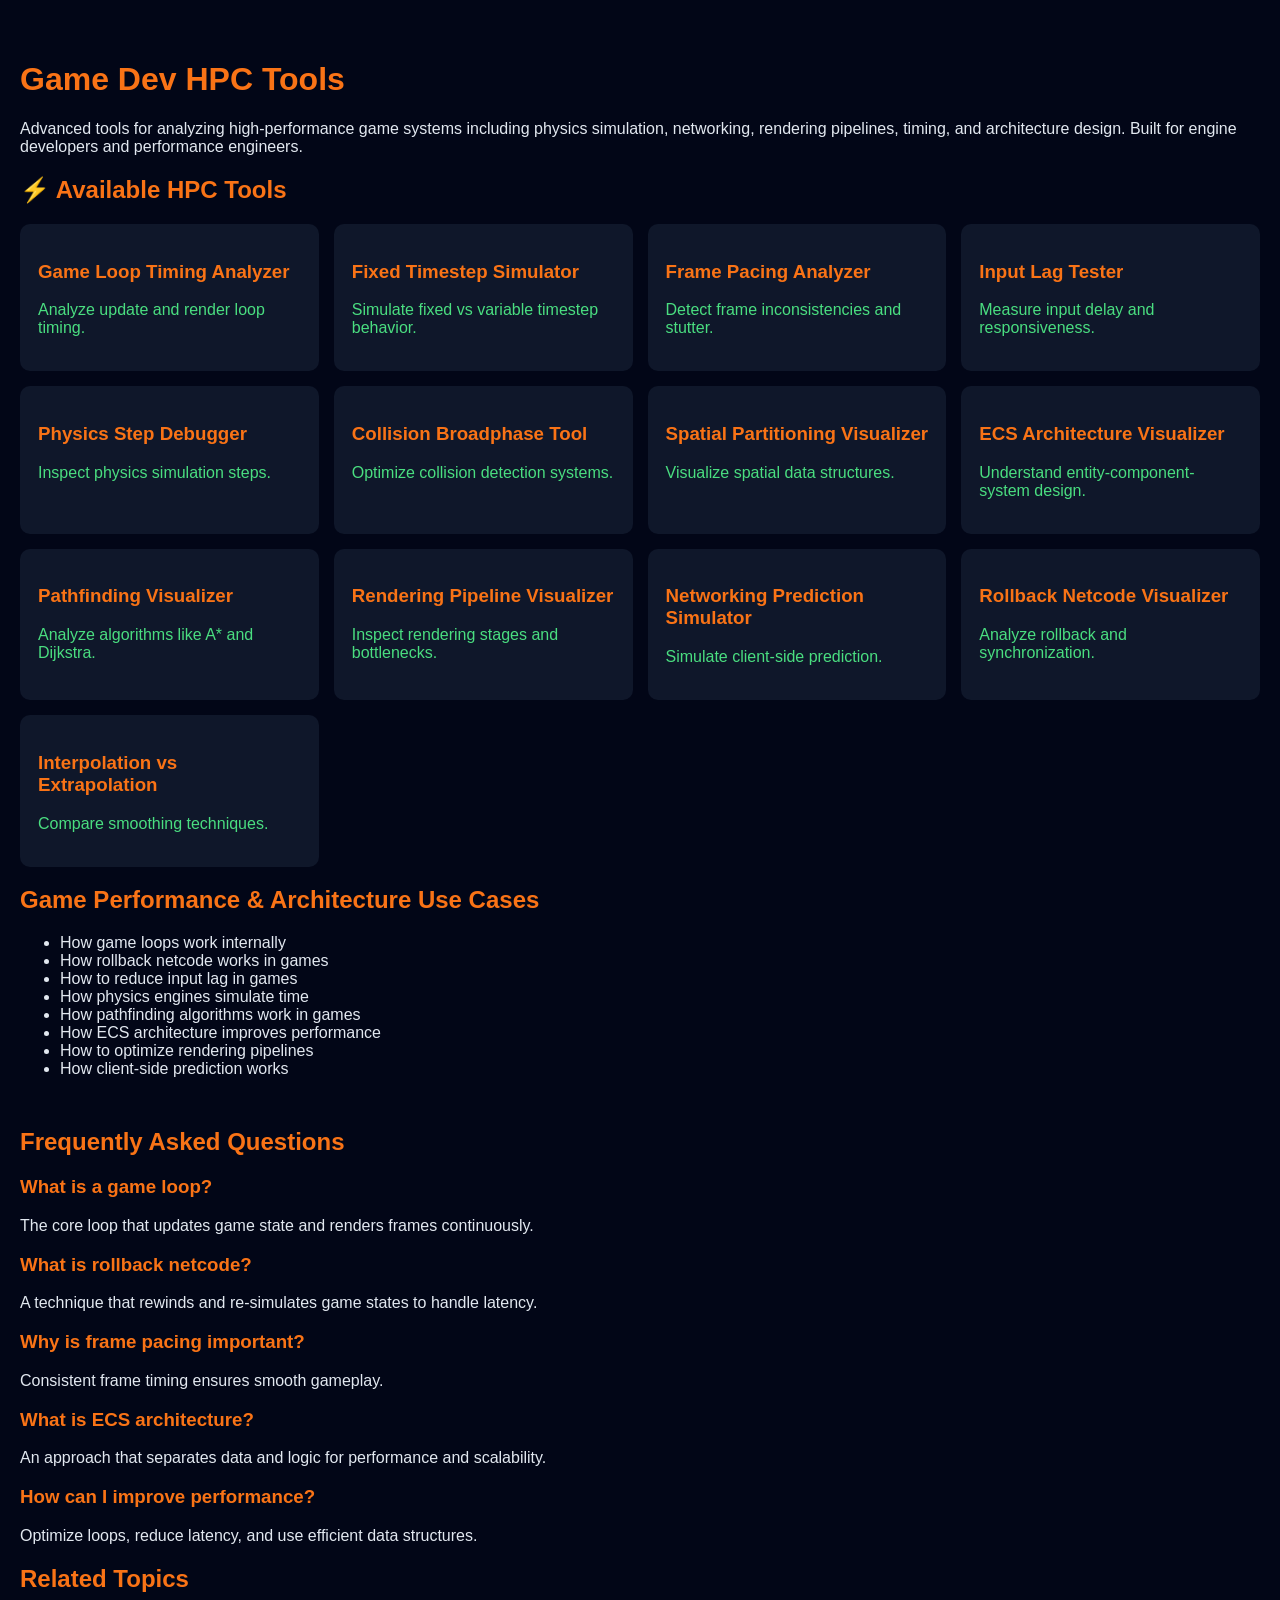
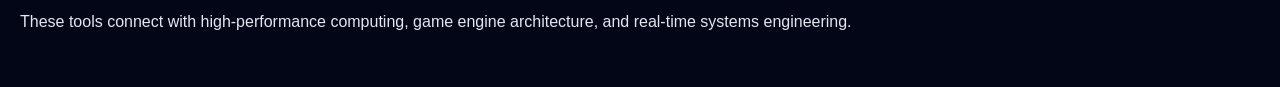
<file: index.html>
<!DOCTYPE html>
<html lang="en">
<head>
<meta charset="UTF-8">
<meta name="viewport" content="width=device-width, initial-scale=1.0">

<title>Game Dev HPC Tools – Physics, Netcode, Game Loop & Performance Analysis</title>

<meta name="description" content="Advanced game development tools for analyzing game loops, physics engines, networking prediction, rollback netcode, pathfinding, and high-performance systems.">

<meta name="keywords" content="
game dev tools,
game loop analyzer,
rollback netcode visualizer,
ecs architecture visualizer,
physics engine debugger,
frame pacing analyzer,
input lag tester,
pathfinding visualizer,
spatial partitioning tools
">

<meta name="google-site-verification" content="PkLa_ViOo6FAHpvh8SacceMb95o9tePRdrqLNBz9X1M" />

<link rel="canonical" href="https://yourdomain.com/game-dev-hpc-tools/">

<style>
body {
    font-family: Arial, sans-serif;
    background: #020617;
    color: #e2e8f0;
    margin: 0;
}

.container {
    max-width: 1300px;
    margin: auto;
    padding: 40px 20px;
}

h1, h2, h3 {
    color: #f97316;
}

a {
    color: #4ade80;
    text-decoration: none;
}

.tool-grid {
    display: grid;
    grid-template-columns: repeat(auto-fit, minmax(250px, 1fr));
    gap: 15px;
    margin-top: 20px;
}

.card {
    background: #0f172a;
    padding: 18px;
    border-radius: 10px;
    transition: 0.2s;
}

.card:hover {
    background: #1e293b;
}

.faq {
    margin-top: 50px;
}
</style>
</head>

<body>

<div class="container">

<h1>Game Dev HPC Tools</h1>

<p>
Advanced tools for analyzing high-performance game systems including physics simulation,
networking, rendering pipelines, timing, and architecture design.
Built for engine developers and performance engineers.
</p>

<h2>⚡ Available HPC Tools</h2>

<div class="tool-grid">

<a href="./game-loop-timing-analyzer/" class="card">
<h3>Game Loop Timing Analyzer</h3>
<p>Analyze update and render loop timing.</p>
</a>

<a href="./fixed-timestep-simulator/" class="card">
<h3>Fixed Timestep Simulator</h3>
<p>Simulate fixed vs variable timestep behavior.</p>
</a>

<a href="./frame-pacing-analyzer/" class="card">
<h3>Frame Pacing Analyzer</h3>
<p>Detect frame inconsistencies and stutter.</p>
</a>

<a href="./input-lag-tester/" class="card">
<h3>Input Lag Tester</h3>
<p>Measure input delay and responsiveness.</p>
</a>

<a href="./physics-engine-step-debugger/" class="card">
<h3>Physics Step Debugger</h3>
<p>Inspect physics simulation steps.</p>
</a>

<a href="./collision-detection-broadphase-tool/" class="card">
<h3>Collision Broadphase Tool</h3>
<p>Optimize collision detection systems.</p>
</a>

<a href="./spatial-partitioning-visualizer/" class="card">
<h3>Spatial Partitioning Visualizer</h3>
<p>Visualize spatial data structures.</p>
</a>

<a href="./ecs-architecture-visualizer/" class="card">
<h3>ECS Architecture Visualizer</h3>
<p>Understand entity-component-system design.</p>
</a>

<a href="./pathfinding-algorithm-visualizer/" class="card">
<h3>Pathfinding Visualizer</h3>
<p>Analyze algorithms like A* and Dijkstra.</p>
</a>

<a href="./rendering-pipeline-visualizer/" class="card">
<h3>Rendering Pipeline Visualizer</h3>
<p>Inspect rendering stages and bottlenecks.</p>
</a>

<a href="./networking-prediction-simulator/" class="card">
<h3>Networking Prediction Simulator</h3>
<p>Simulate client-side prediction.</p>
</a>

<a href="./rollback-netcode-visualizer/" class="card">
<h3>Rollback Netcode Visualizer</h3>
<p>Analyze rollback and synchronization.</p>
</a>

<a href="./interpolation-vs-extrapolation-tool/" class="card">
<h3>Interpolation vs Extrapolation</h3>
<p>Compare smoothing techniques.</p>
</a>

</div>

<!-- LONG TAIL -->

<h2>Game Performance & Architecture Use Cases</h2>

<ul>
<li>How game loops work internally</li>
<li>How rollback netcode works in games</li>
<li>How to reduce input lag in games</li>
<li>How physics engines simulate time</li>
<li>How pathfinding algorithms work in games</li>
<li>How ECS architecture improves performance</li>
<li>How to optimize rendering pipelines</li>
<li>How client-side prediction works</li>
</ul>

<!-- FAQ -->

<div class="faq">

<h2>Frequently Asked Questions</h2>

<h3>What is a game loop?</h3>
<p>
The core loop that updates game state and renders frames continuously.
</p>

<h3>What is rollback netcode?</h3>
<p>
A technique that rewinds and re-simulates game states to handle latency.
</p>

<h3>Why is frame pacing important?</h3>
<p>
Consistent frame timing ensures smooth gameplay.
</p>

<h3>What is ECS architecture?</h3>
<p>
An approach that separates data and logic for performance and scalability.
</p>

<h3>How can I improve performance?</h3>
<p>
Optimize loops, reduce latency, and use efficient data structures.
</p>

</div>

<!-- INTERNAL BOOST -->

<h2>Related Topics</h2>

<p>
These tools connect with high-performance computing, game engine architecture,
and real-time systems engineering.
</p>

</div>

</body>
</html>
</file>
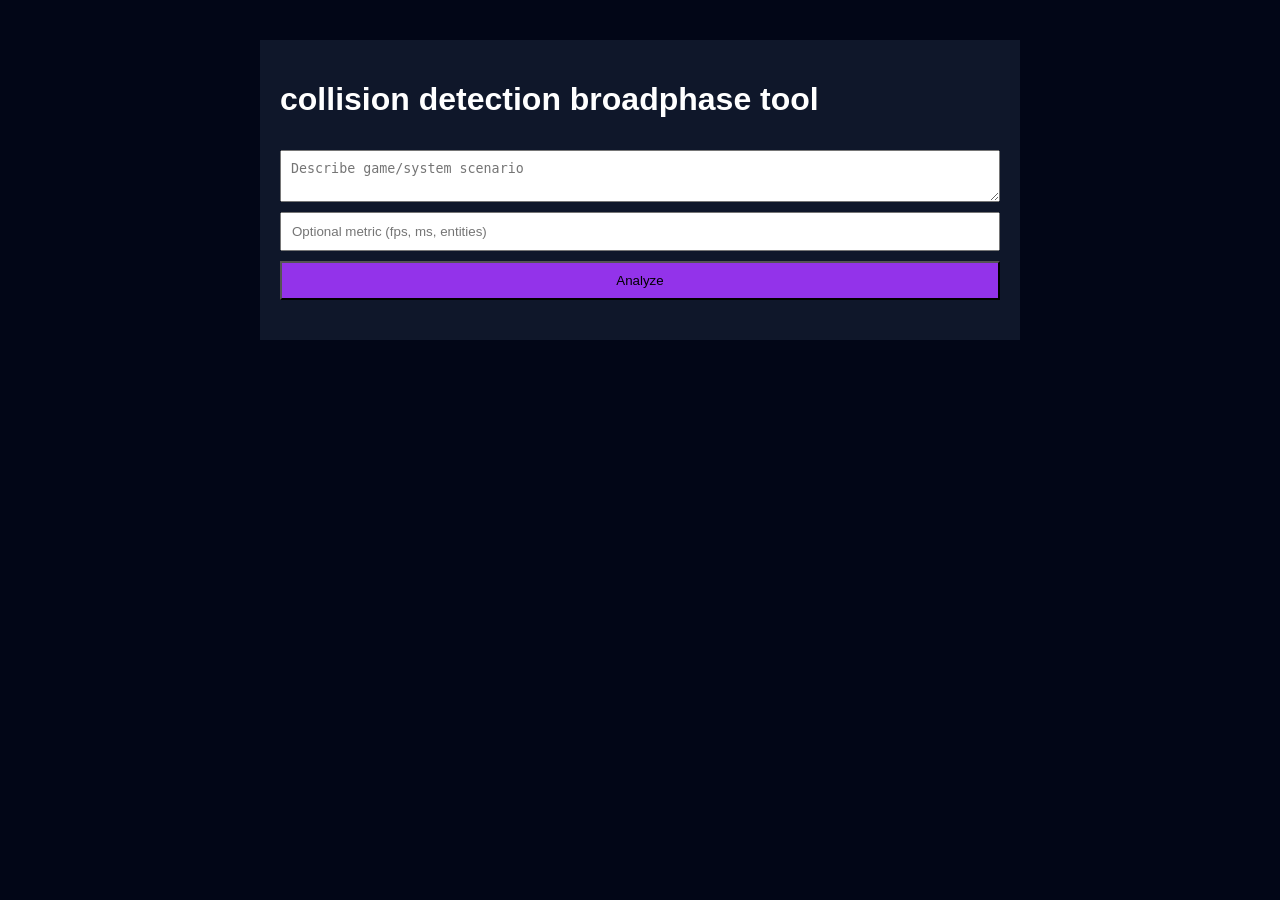
<file: collision-detection-broadphase-tool/index.html>
<html><head><meta charset='UTF-8'><title>collision detection broadphase tool</title>
<link rel='stylesheet' href='styles.css'></head>
<body><div class='container'>
<h1>collision detection broadphase tool</h1>
<textarea id='input' placeholder='Describe game/system scenario'></textarea>
<input id='value' placeholder='Optional metric (fps, ms, entities)'>
<button onclick='run()'>Analyze</button>
<div id='res' class='result'></div>
</div><script src='script.js'></script></body></html>
</file>
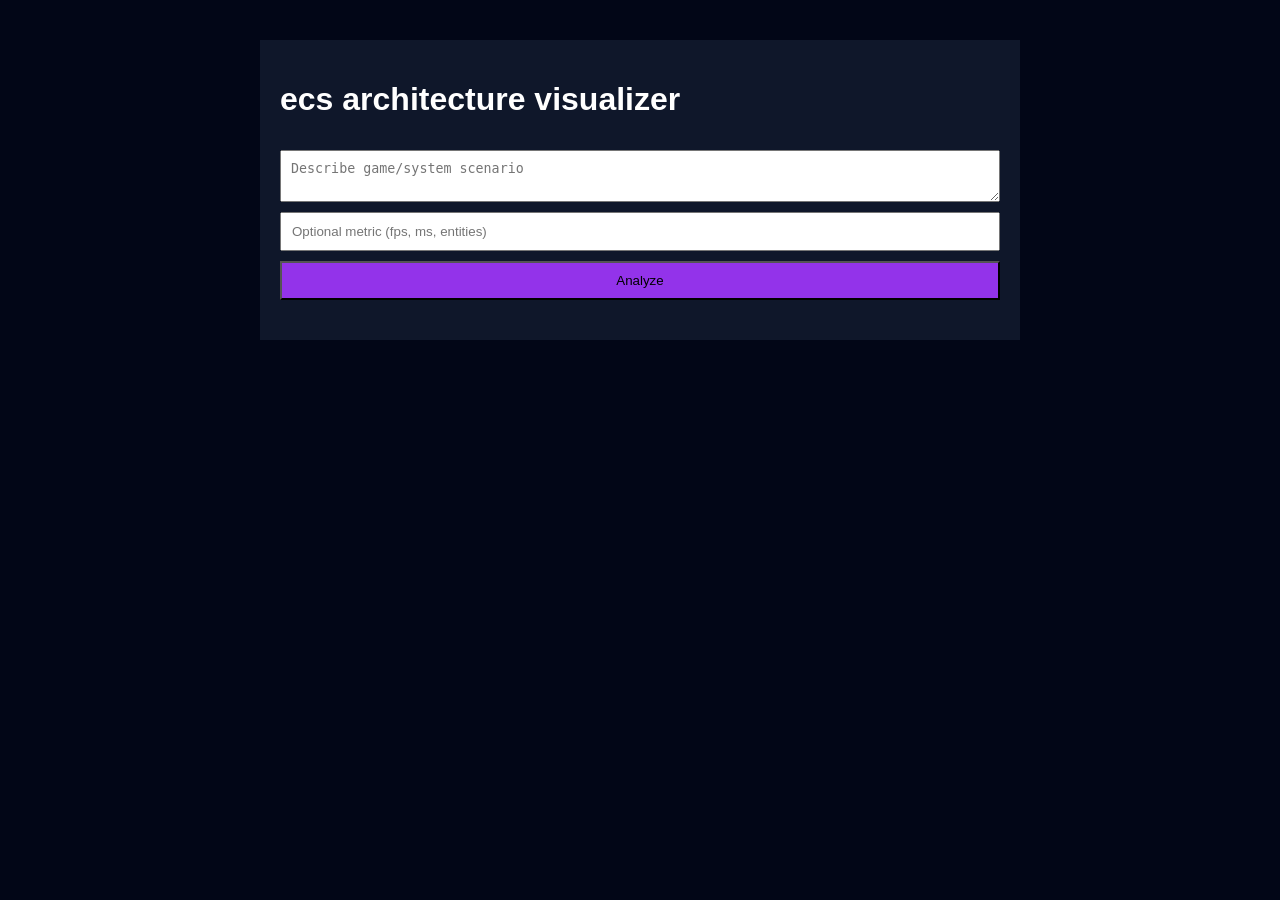
<file: ecs-architecture-visualizer/index.html>
<html><head><meta charset='UTF-8'><title>ecs architecture visualizer</title>
<link rel='stylesheet' href='styles.css'></head>
<body><div class='container'>
<h1>ecs architecture visualizer</h1>
<textarea id='input' placeholder='Describe game/system scenario'></textarea>
<input id='value' placeholder='Optional metric (fps, ms, entities)'>
<button onclick='run()'>Analyze</button>
<div id='res' class='result'></div>
</div><script src='script.js'></script></body></html>
</file>
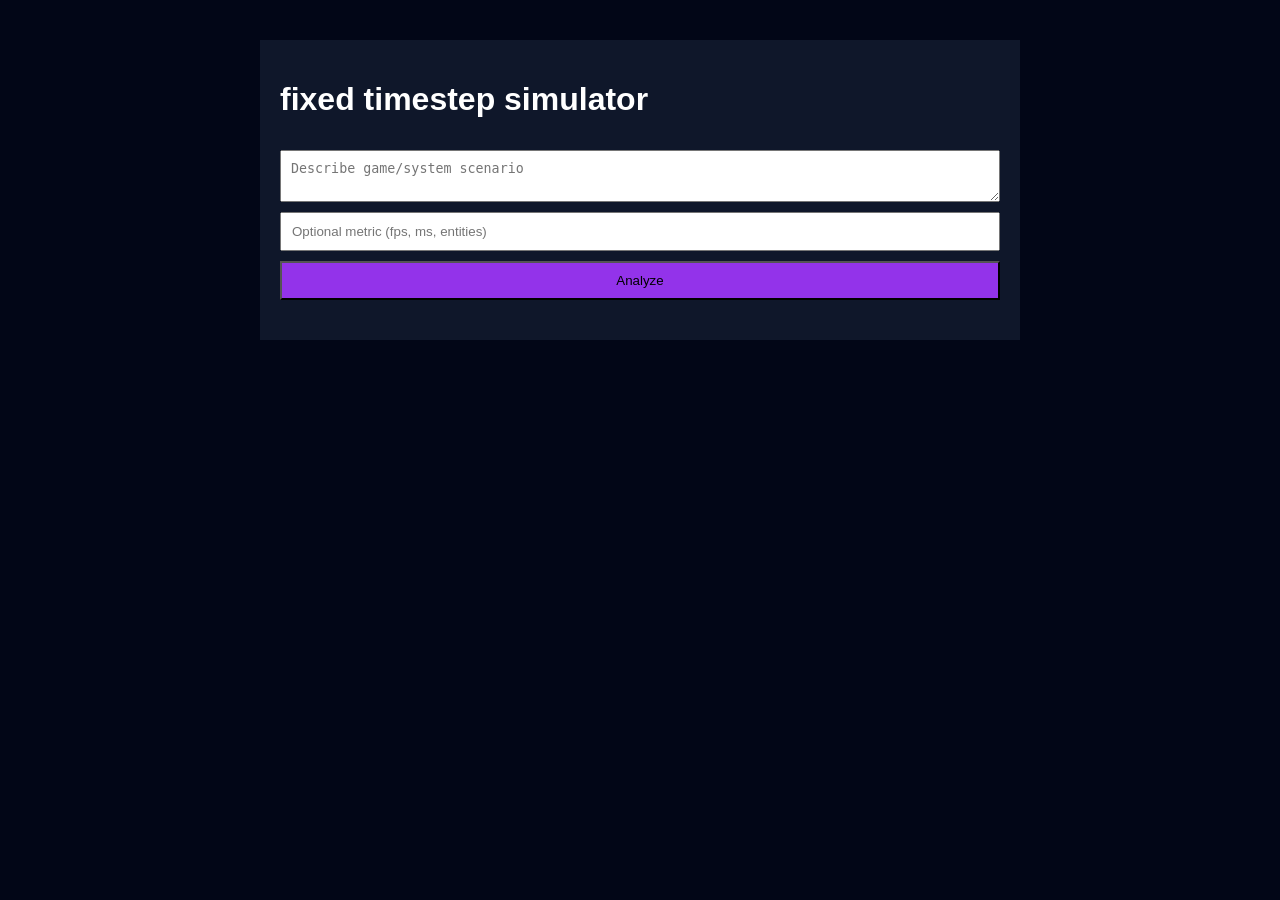
<file: fixed-timestep-simulator/index.html>
<html><head><meta charset='UTF-8'><title>fixed timestep simulator</title>
<link rel='stylesheet' href='styles.css'></head>
<body><div class='container'>
<h1>fixed timestep simulator</h1>
<textarea id='input' placeholder='Describe game/system scenario'></textarea>
<input id='value' placeholder='Optional metric (fps, ms, entities)'>
<button onclick='run()'>Analyze</button>
<div id='res' class='result'></div>
</div><script src='script.js'></script></body></html>
</file>
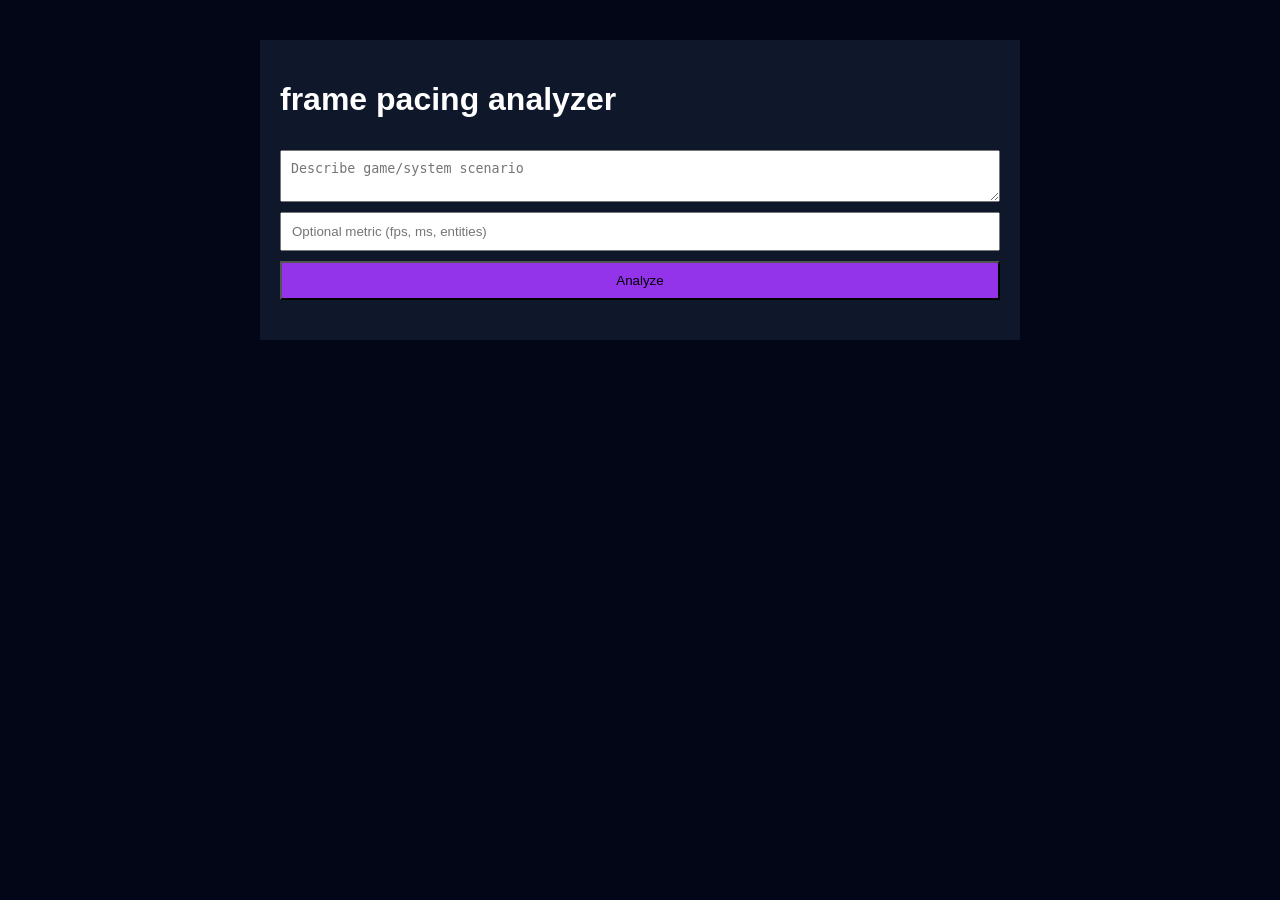
<file: frame-pacing-analyzer/index.html>
<html><head><meta charset='UTF-8'><title>frame pacing analyzer</title>
<link rel='stylesheet' href='styles.css'></head>
<body><div class='container'>
<h1>frame pacing analyzer</h1>
<textarea id='input' placeholder='Describe game/system scenario'></textarea>
<input id='value' placeholder='Optional metric (fps, ms, entities)'>
<button onclick='run()'>Analyze</button>
<div id='res' class='result'></div>
</div><script src='script.js'></script></body></html>
</file>
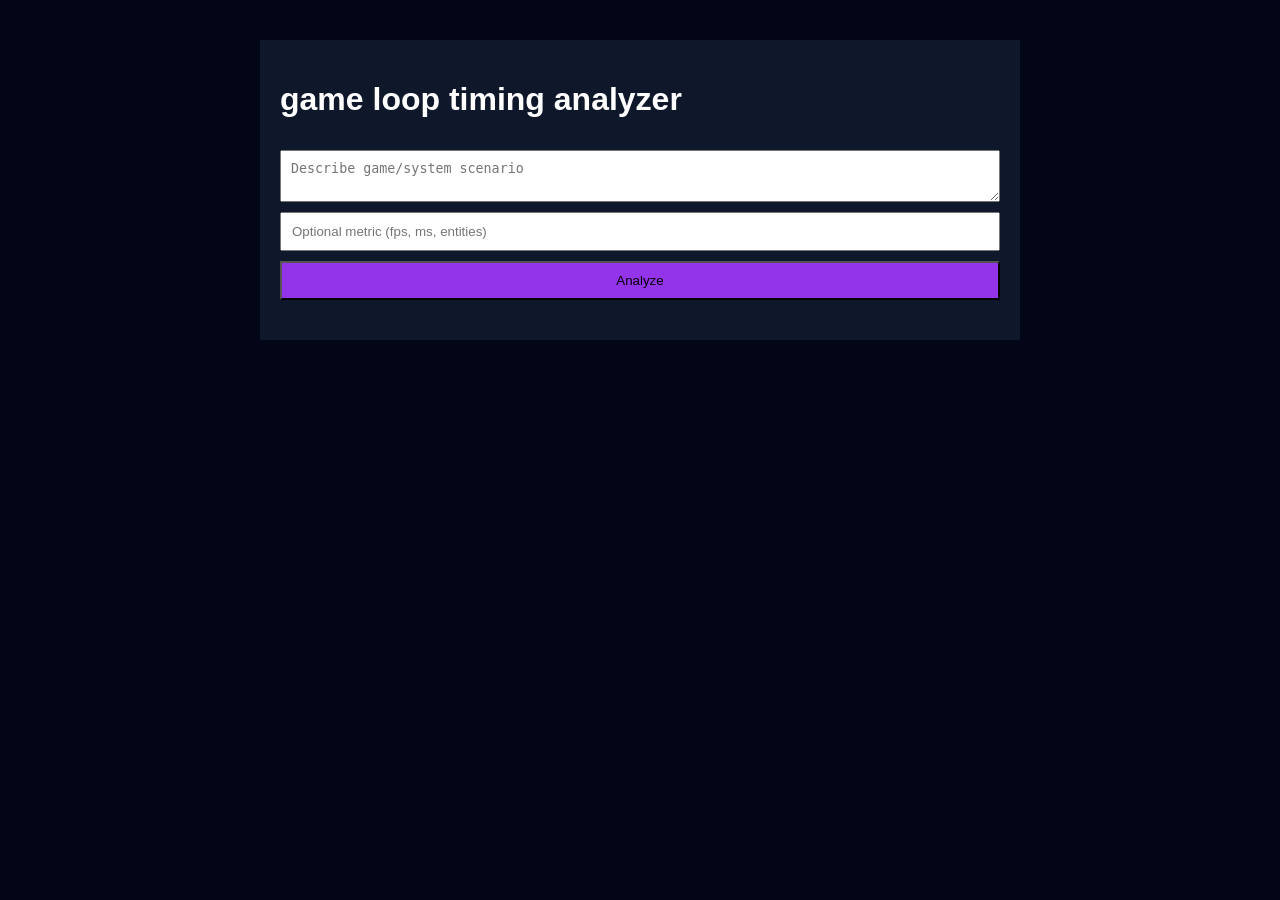
<file: game-loop-timing-analyzer/index.html>
<html><head><meta charset='UTF-8'><title>game loop timing analyzer</title>
<link rel='stylesheet' href='styles.css'></head>
<body><div class='container'>
<h1>game loop timing analyzer</h1>
<textarea id='input' placeholder='Describe game/system scenario'></textarea>
<input id='value' placeholder='Optional metric (fps, ms, entities)'>
<button onclick='run()'>Analyze</button>
<div id='res' class='result'></div>
</div><script src='script.js'></script></body></html>
</file>
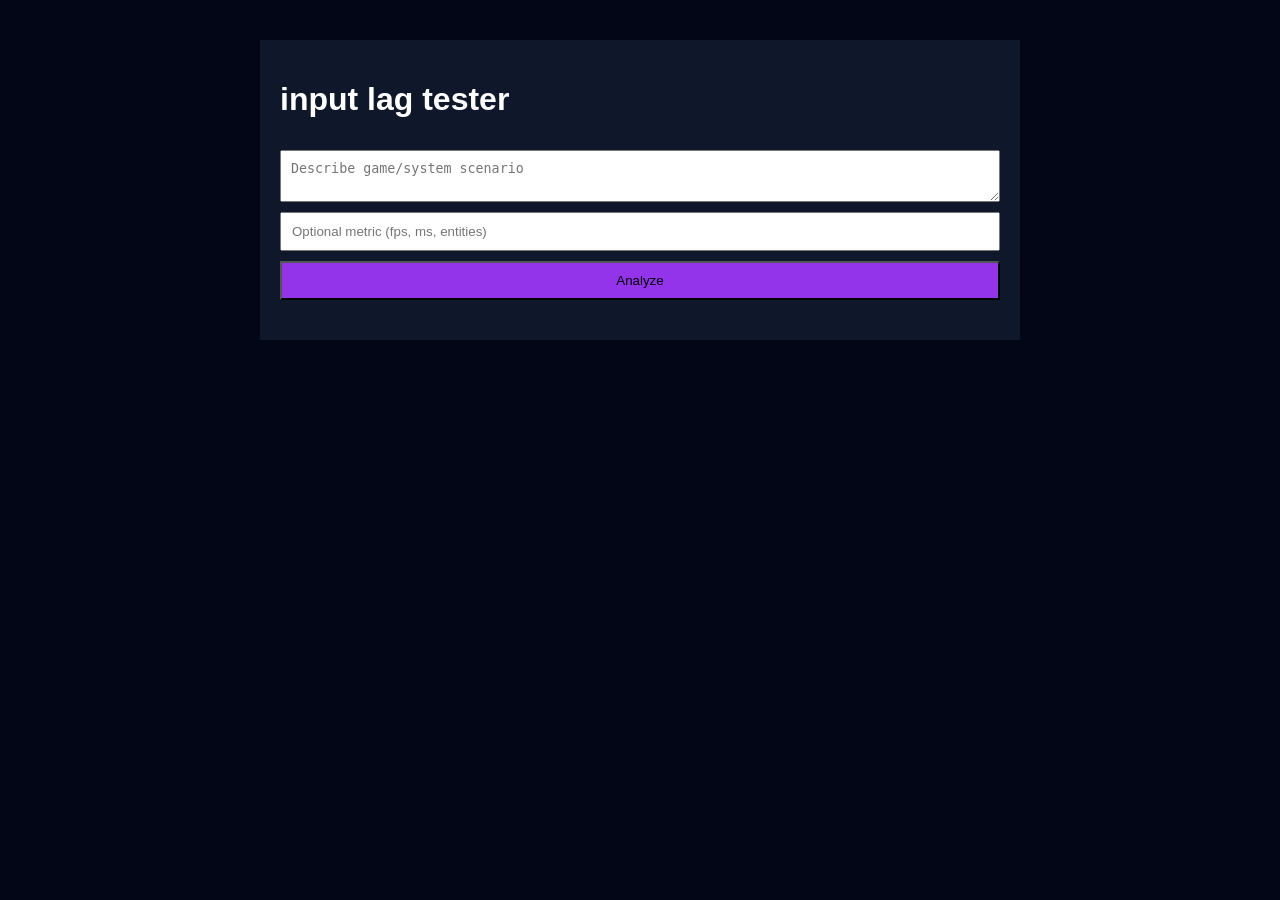
<file: input-lag-tester/index.html>
<html><head><meta charset='UTF-8'><title>input lag tester</title>
<link rel='stylesheet' href='styles.css'></head>
<body><div class='container'>
<h1>input lag tester</h1>
<textarea id='input' placeholder='Describe game/system scenario'></textarea>
<input id='value' placeholder='Optional metric (fps, ms, entities)'>
<button onclick='run()'>Analyze</button>
<div id='res' class='result'></div>
</div><script src='script.js'></script></body></html>
</file>
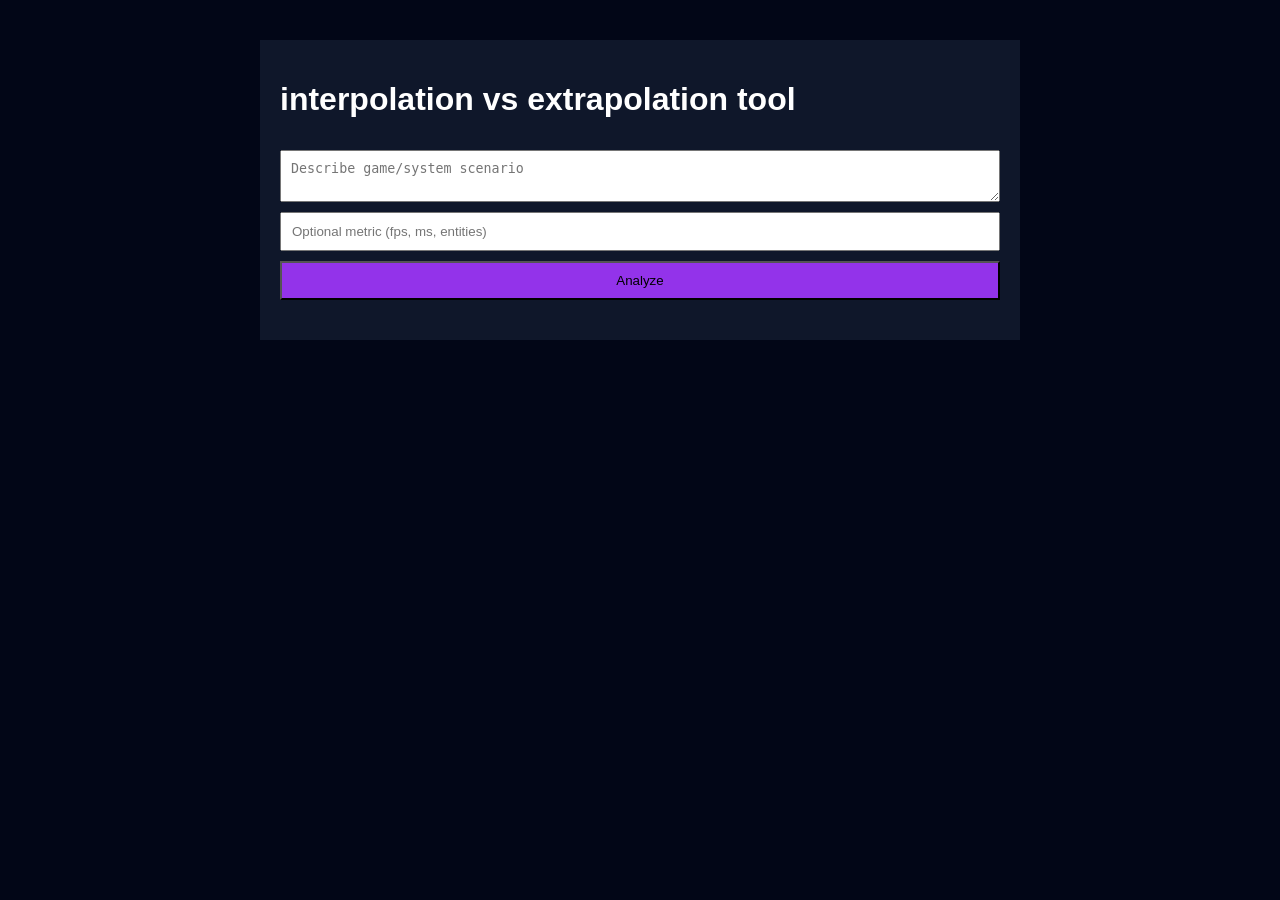
<file: interpolation-vs-extrapolation-tool/index.html>
<html><head><meta charset='UTF-8'><title>interpolation vs extrapolation tool</title>
<link rel='stylesheet' href='styles.css'></head>
<body><div class='container'>
<h1>interpolation vs extrapolation tool</h1>
<textarea id='input' placeholder='Describe game/system scenario'></textarea>
<input id='value' placeholder='Optional metric (fps, ms, entities)'>
<button onclick='run()'>Analyze</button>
<div id='res' class='result'></div>
</div><script src='script.js'></script></body></html>
</file>
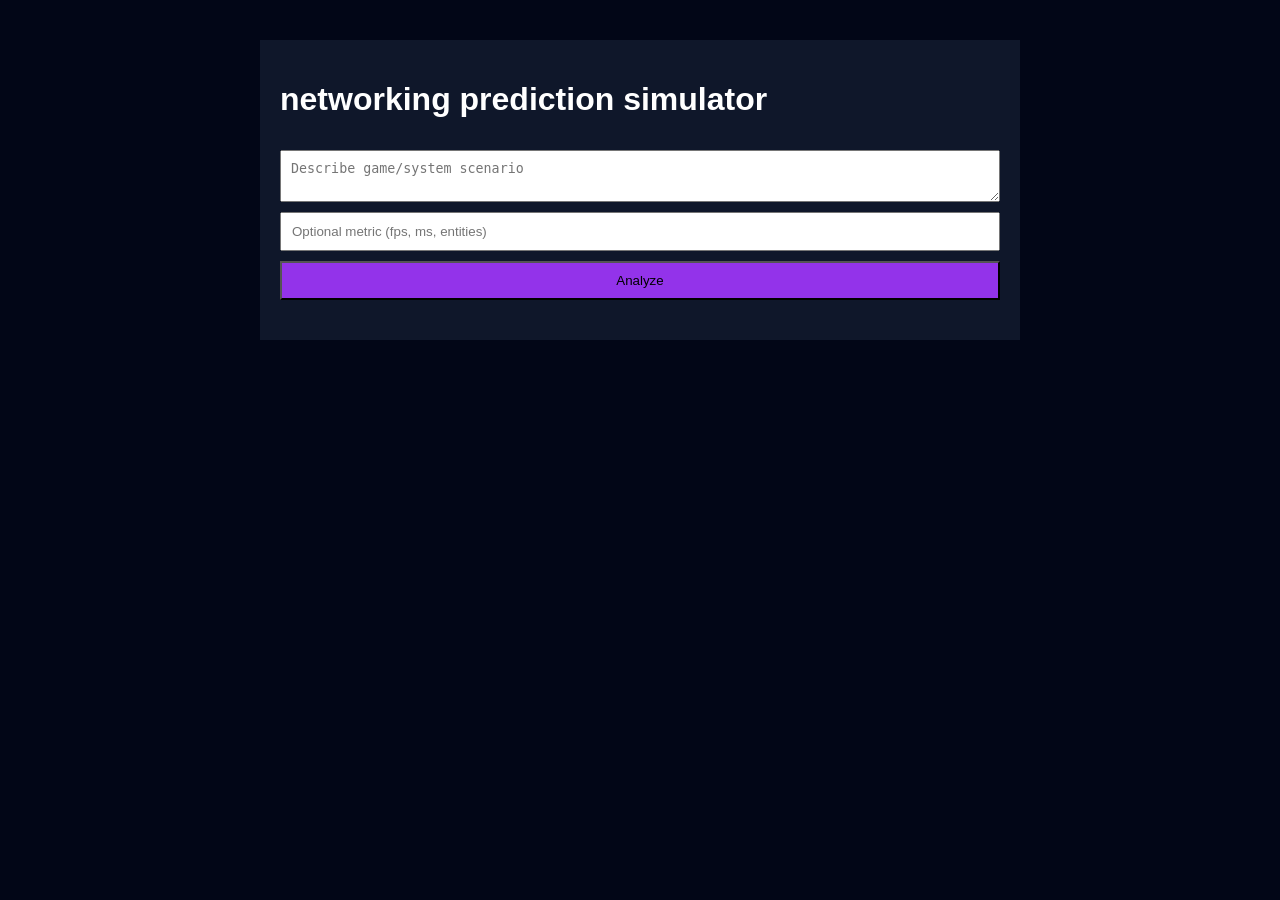
<file: networking-prediction-simulator/index.html>
<html><head><meta charset='UTF-8'><title>networking prediction simulator</title>
<link rel='stylesheet' href='styles.css'></head>
<body><div class='container'>
<h1>networking prediction simulator</h1>
<textarea id='input' placeholder='Describe game/system scenario'></textarea>
<input id='value' placeholder='Optional metric (fps, ms, entities)'>
<button onclick='run()'>Analyze</button>
<div id='res' class='result'></div>
</div><script src='script.js'></script></body></html>
</file>
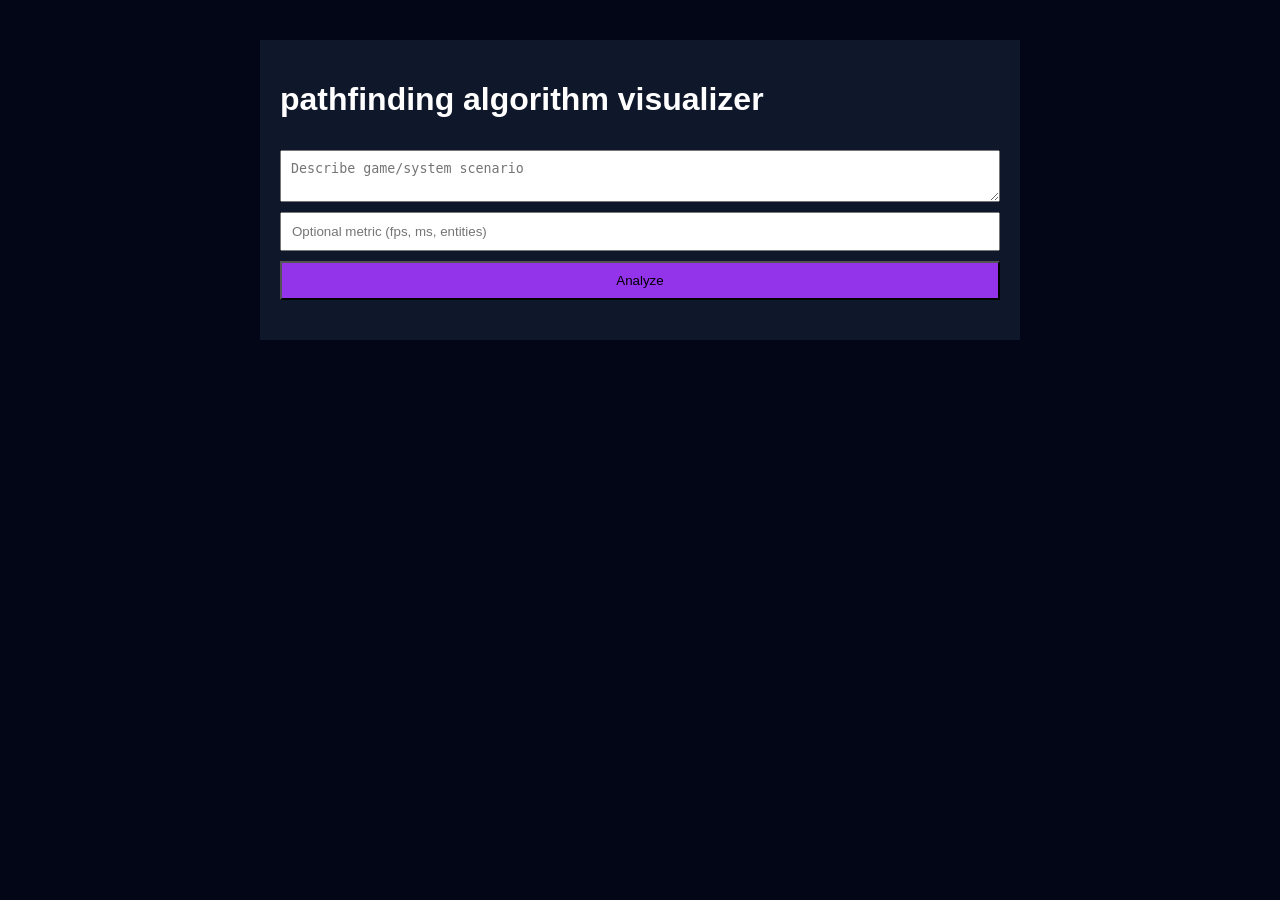
<file: pathfinding-algorithm-visualizer/index.html>
<html><head><meta charset='UTF-8'><title>pathfinding algorithm visualizer</title>
<link rel='stylesheet' href='styles.css'></head>
<body><div class='container'>
<h1>pathfinding algorithm visualizer</h1>
<textarea id='input' placeholder='Describe game/system scenario'></textarea>
<input id='value' placeholder='Optional metric (fps, ms, entities)'>
<button onclick='run()'>Analyze</button>
<div id='res' class='result'></div>
</div><script src='script.js'></script></body></html>
</file>
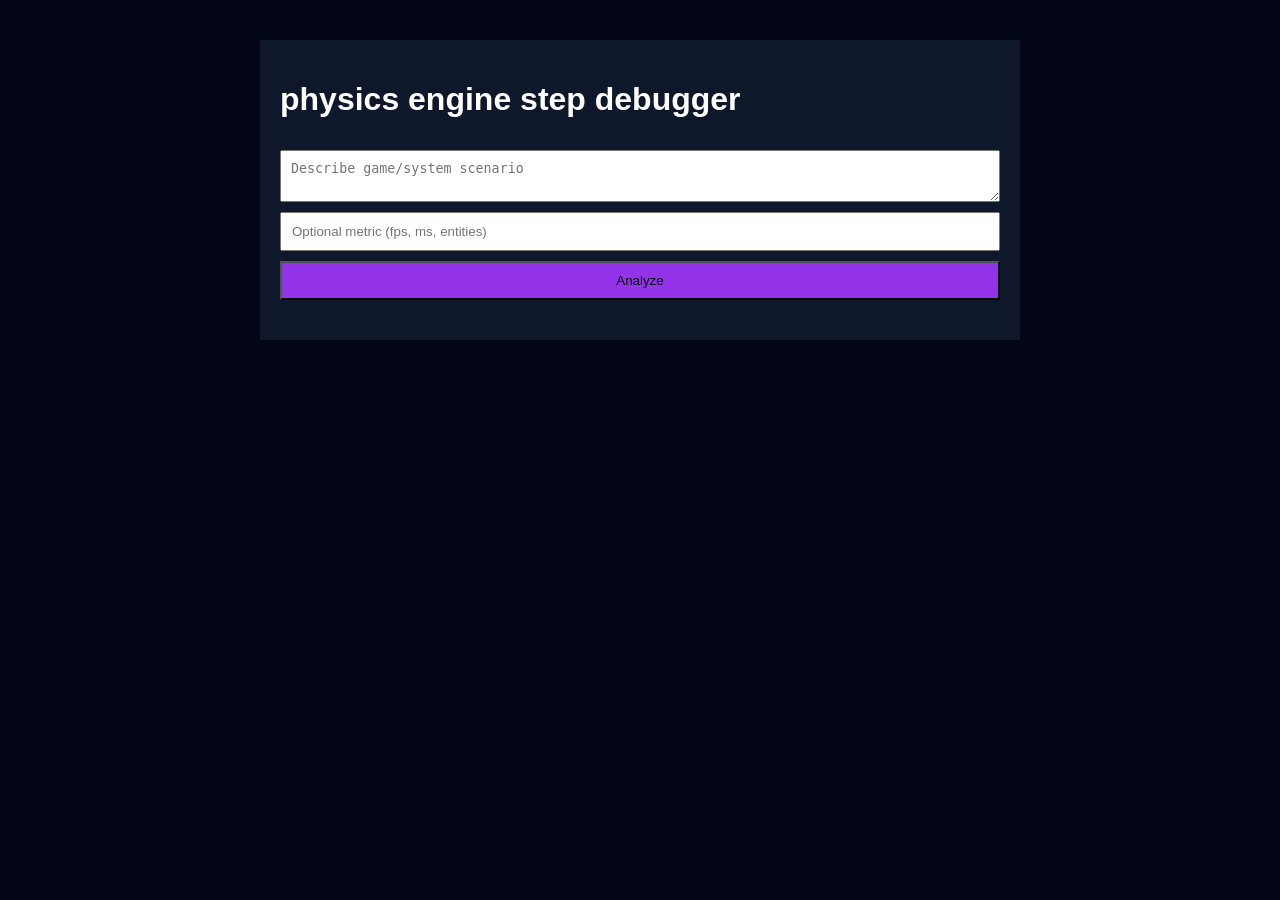
<file: physics-engine-step-debugger/index.html>
<html><head><meta charset='UTF-8'><title>physics engine step debugger</title>
<link rel='stylesheet' href='styles.css'></head>
<body><div class='container'>
<h1>physics engine step debugger</h1>
<textarea id='input' placeholder='Describe game/system scenario'></textarea>
<input id='value' placeholder='Optional metric (fps, ms, entities)'>
<button onclick='run()'>Analyze</button>
<div id='res' class='result'></div>
</div><script src='script.js'></script></body></html>
</file>
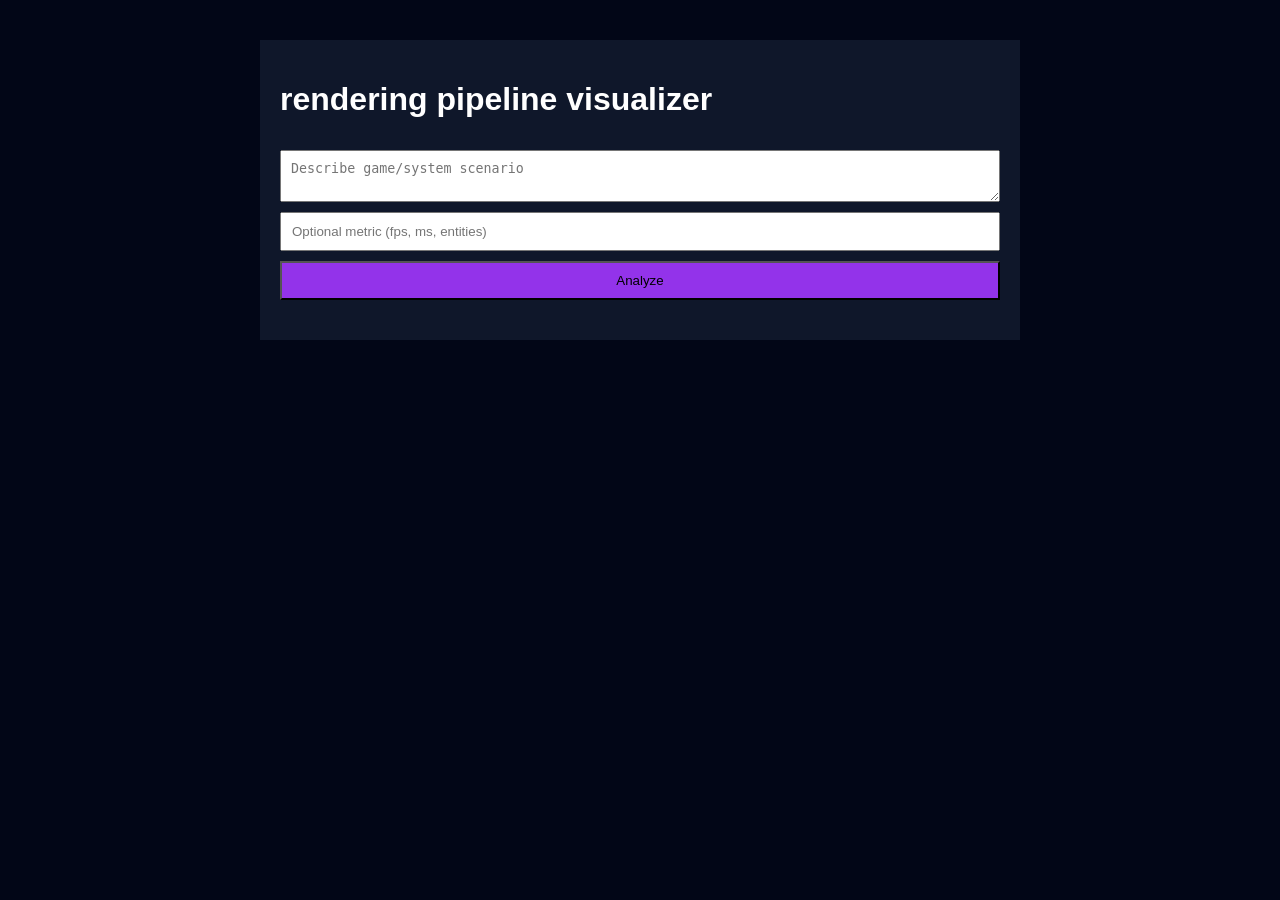
<file: rendering-pipeline-visualizer/index.html>
<html><head><meta charset='UTF-8'><title>rendering pipeline visualizer</title>
<link rel='stylesheet' href='styles.css'></head>
<body><div class='container'>
<h1>rendering pipeline visualizer</h1>
<textarea id='input' placeholder='Describe game/system scenario'></textarea>
<input id='value' placeholder='Optional metric (fps, ms, entities)'>
<button onclick='run()'>Analyze</button>
<div id='res' class='result'></div>
</div><script src='script.js'></script></body></html>
</file>
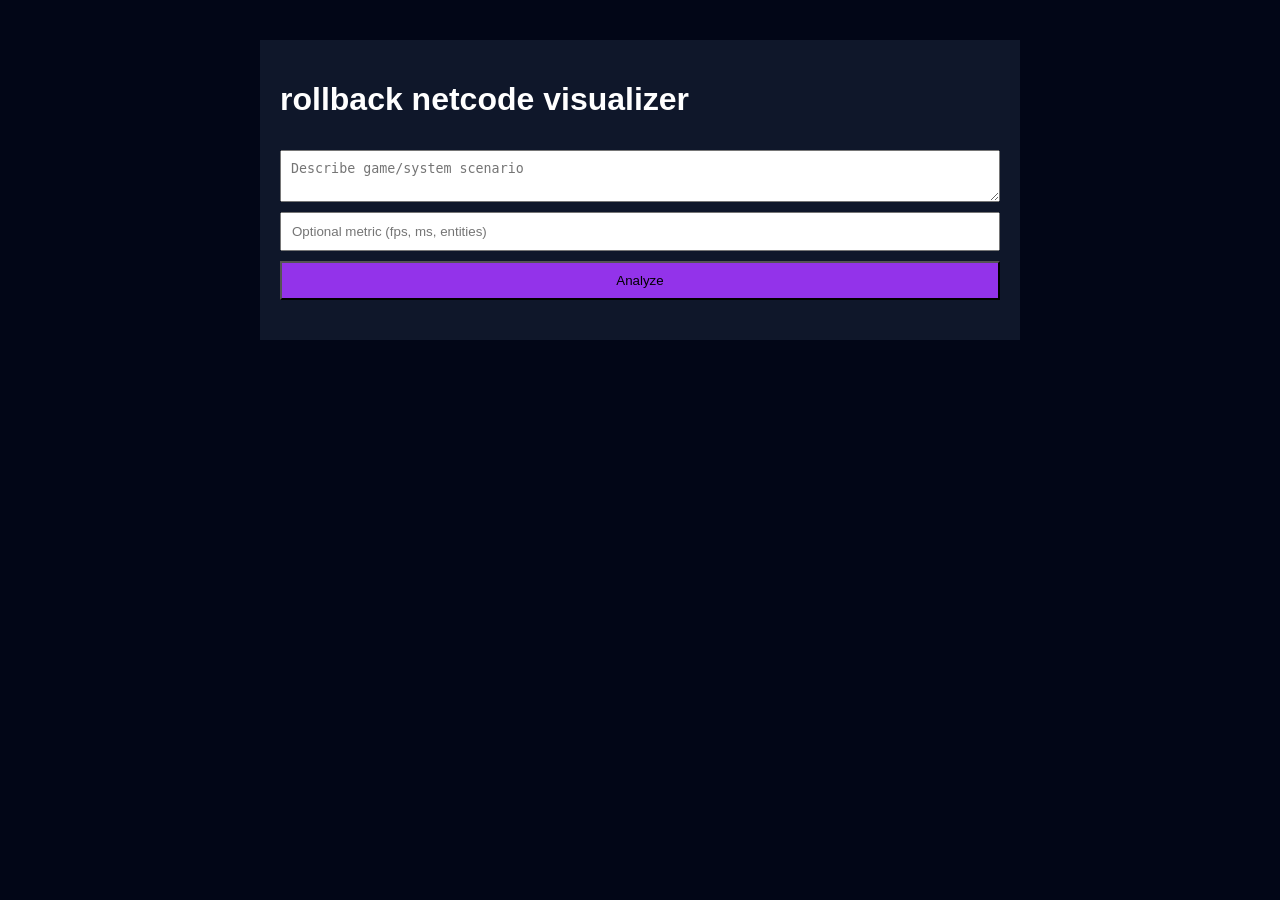
<file: rollback-netcode-visualizer/index.html>
<html><head><meta charset='UTF-8'><title>rollback netcode visualizer</title>
<link rel='stylesheet' href='styles.css'></head>
<body><div class='container'>
<h1>rollback netcode visualizer</h1>
<textarea id='input' placeholder='Describe game/system scenario'></textarea>
<input id='value' placeholder='Optional metric (fps, ms, entities)'>
<button onclick='run()'>Analyze</button>
<div id='res' class='result'></div>
</div><script src='script.js'></script></body></html>
</file>
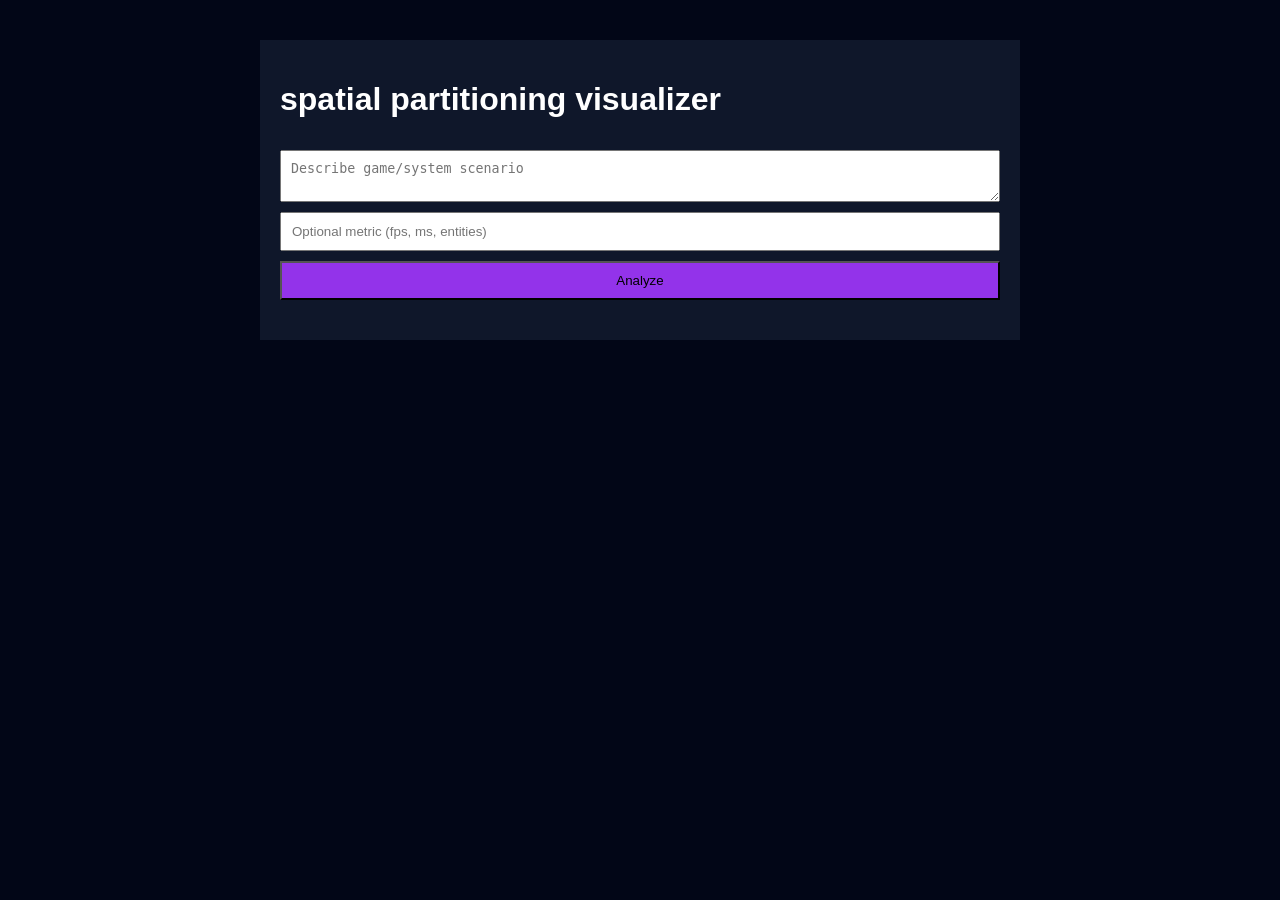
<file: spatial-partitioning-visualizer/index.html>
<html><head><meta charset='UTF-8'><title>spatial partitioning visualizer</title>
<link rel='stylesheet' href='styles.css'></head>
<body><div class='container'>
<h1>spatial partitioning visualizer</h1>
<textarea id='input' placeholder='Describe game/system scenario'></textarea>
<input id='value' placeholder='Optional metric (fps, ms, entities)'>
<button onclick='run()'>Analyze</button>
<div id='res' class='result'></div>
</div><script src='script.js'></script></body></html>
</file>
<file: collision-detection-broadphase-tool/styles.css>
body{font-family:Arial;background:#020617;color:#fff}.container{max-width:720px;margin:40px auto;padding:20px;background:#0f172a}textarea,input{width:100%;margin-top:10px;padding:10px}button{margin-top:10px;width:100%;padding:10px;background:#9333ea}.result{margin-top:20px;white-space:pre-wrap}
</file>
<file: ecs-architecture-visualizer/styles.css>
body{font-family:Arial;background:#020617;color:#fff}.container{max-width:720px;margin:40px auto;padding:20px;background:#0f172a}textarea,input{width:100%;margin-top:10px;padding:10px}button{margin-top:10px;width:100%;padding:10px;background:#9333ea}.result{margin-top:20px;white-space:pre-wrap}
</file>
<file: fixed-timestep-simulator/styles.css>
body{font-family:Arial;background:#020617;color:#fff}.container{max-width:720px;margin:40px auto;padding:20px;background:#0f172a}textarea,input{width:100%;margin-top:10px;padding:10px}button{margin-top:10px;width:100%;padding:10px;background:#9333ea}.result{margin-top:20px;white-space:pre-wrap}
</file>
<file: frame-pacing-analyzer/styles.css>
body{font-family:Arial;background:#020617;color:#fff}.container{max-width:720px;margin:40px auto;padding:20px;background:#0f172a}textarea,input{width:100%;margin-top:10px;padding:10px}button{margin-top:10px;width:100%;padding:10px;background:#9333ea}.result{margin-top:20px;white-space:pre-wrap}
</file>
<file: game-loop-timing-analyzer/styles.css>
body{font-family:Arial;background:#020617;color:#fff}.container{max-width:720px;margin:40px auto;padding:20px;background:#0f172a}textarea,input{width:100%;margin-top:10px;padding:10px}button{margin-top:10px;width:100%;padding:10px;background:#9333ea}.result{margin-top:20px;white-space:pre-wrap}
</file>
<file: input-lag-tester/styles.css>
body{font-family:Arial;background:#020617;color:#fff}.container{max-width:720px;margin:40px auto;padding:20px;background:#0f172a}textarea,input{width:100%;margin-top:10px;padding:10px}button{margin-top:10px;width:100%;padding:10px;background:#9333ea}.result{margin-top:20px;white-space:pre-wrap}
</file>
<file: interpolation-vs-extrapolation-tool/styles.css>
body{font-family:Arial;background:#020617;color:#fff}.container{max-width:720px;margin:40px auto;padding:20px;background:#0f172a}textarea,input{width:100%;margin-top:10px;padding:10px}button{margin-top:10px;width:100%;padding:10px;background:#9333ea}.result{margin-top:20px;white-space:pre-wrap}
</file>
<file: networking-prediction-simulator/styles.css>
body{font-family:Arial;background:#020617;color:#fff}.container{max-width:720px;margin:40px auto;padding:20px;background:#0f172a}textarea,input{width:100%;margin-top:10px;padding:10px}button{margin-top:10px;width:100%;padding:10px;background:#9333ea}.result{margin-top:20px;white-space:pre-wrap}
</file>
<file: pathfinding-algorithm-visualizer/styles.css>
body{font-family:Arial;background:#020617;color:#fff}.container{max-width:720px;margin:40px auto;padding:20px;background:#0f172a}textarea,input{width:100%;margin-top:10px;padding:10px}button{margin-top:10px;width:100%;padding:10px;background:#9333ea}.result{margin-top:20px;white-space:pre-wrap}
</file>
<file: physics-engine-step-debugger/styles.css>
body{font-family:Arial;background:#020617;color:#fff}.container{max-width:720px;margin:40px auto;padding:20px;background:#0f172a}textarea,input{width:100%;margin-top:10px;padding:10px}button{margin-top:10px;width:100%;padding:10px;background:#9333ea}.result{margin-top:20px;white-space:pre-wrap}
</file>
<file: rendering-pipeline-visualizer/styles.css>
body{font-family:Arial;background:#020617;color:#fff}.container{max-width:720px;margin:40px auto;padding:20px;background:#0f172a}textarea,input{width:100%;margin-top:10px;padding:10px}button{margin-top:10px;width:100%;padding:10px;background:#9333ea}.result{margin-top:20px;white-space:pre-wrap}
</file>
<file: rollback-netcode-visualizer/styles.css>
body{font-family:Arial;background:#020617;color:#fff}.container{max-width:720px;margin:40px auto;padding:20px;background:#0f172a}textarea,input{width:100%;margin-top:10px;padding:10px}button{margin-top:10px;width:100%;padding:10px;background:#9333ea}.result{margin-top:20px;white-space:pre-wrap}
</file>
<file: spatial-partitioning-visualizer/styles.css>
body{font-family:Arial;background:#020617;color:#fff}.container{max-width:720px;margin:40px auto;padding:20px;background:#0f172a}textarea,input{width:100%;margin-top:10px;padding:10px}button{margin-top:10px;width:100%;padding:10px;background:#9333ea}.result{margin-top:20px;white-space:pre-wrap}
</file>
